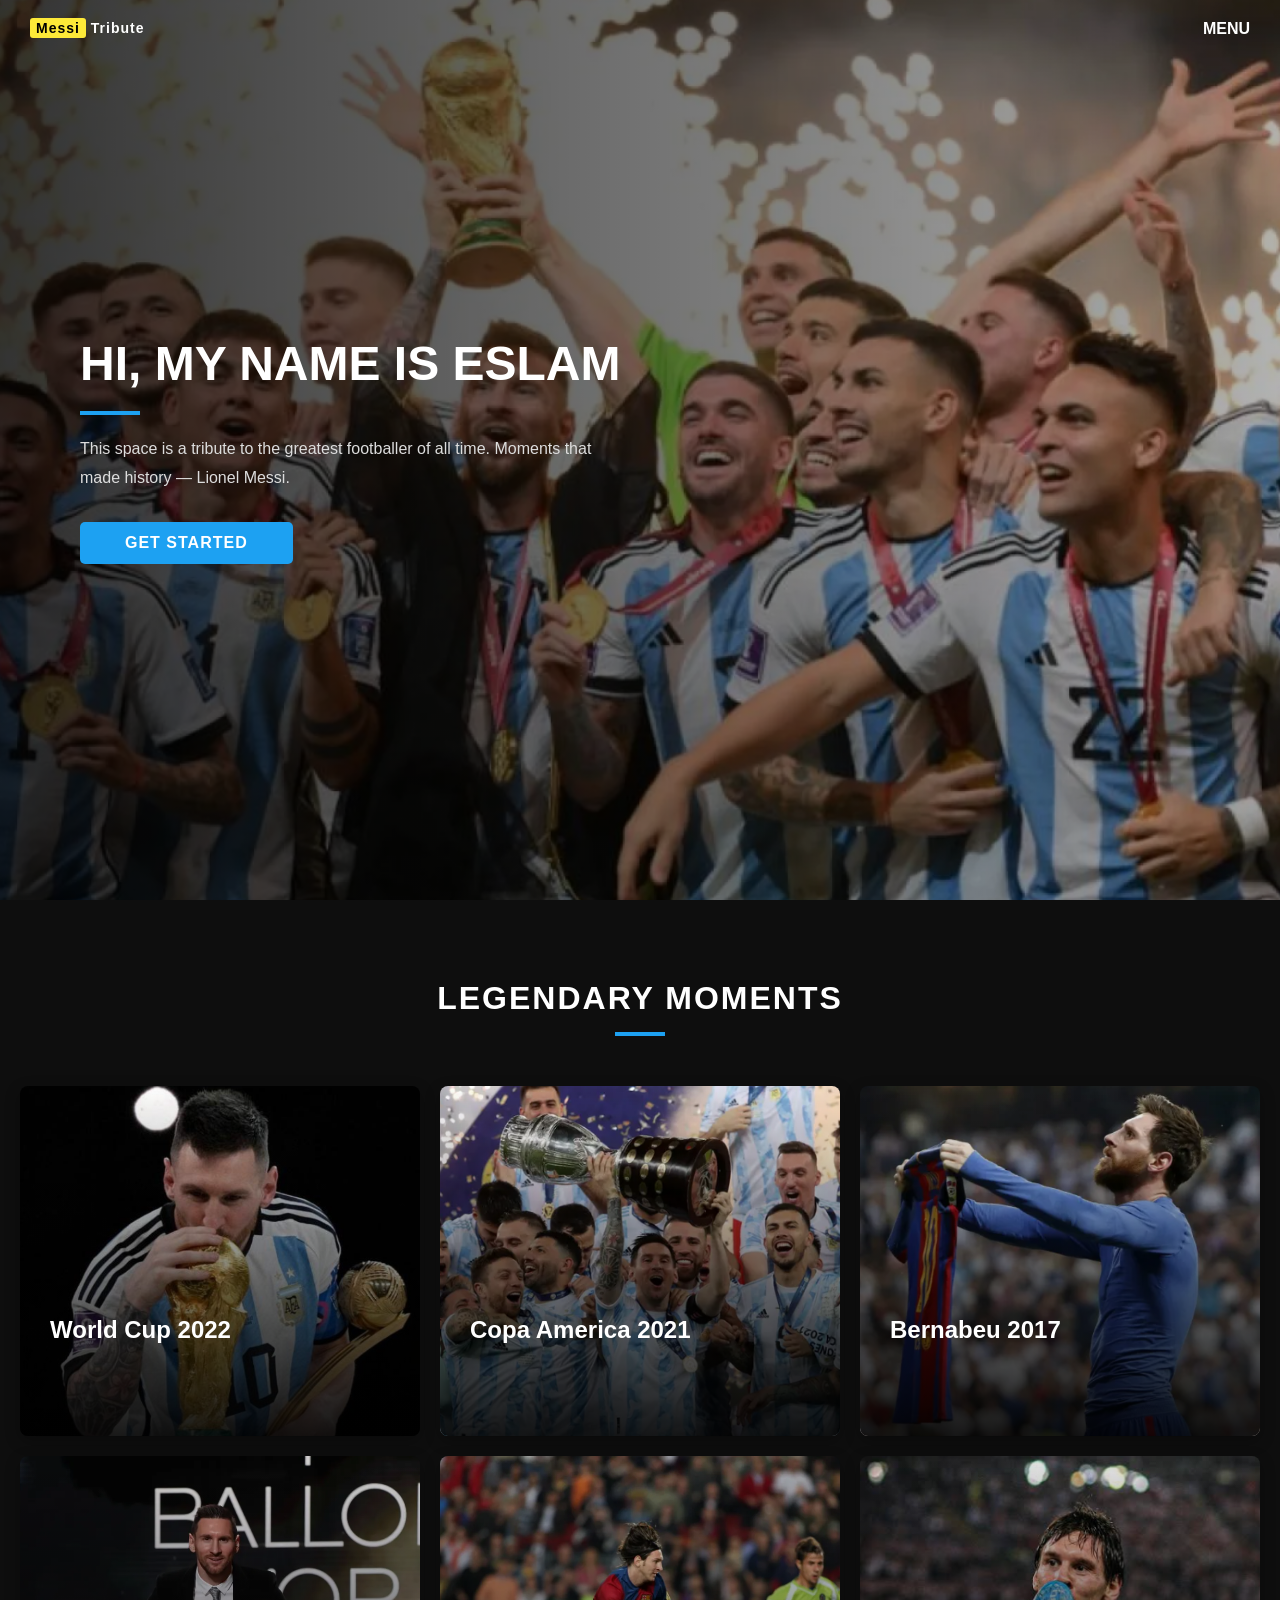
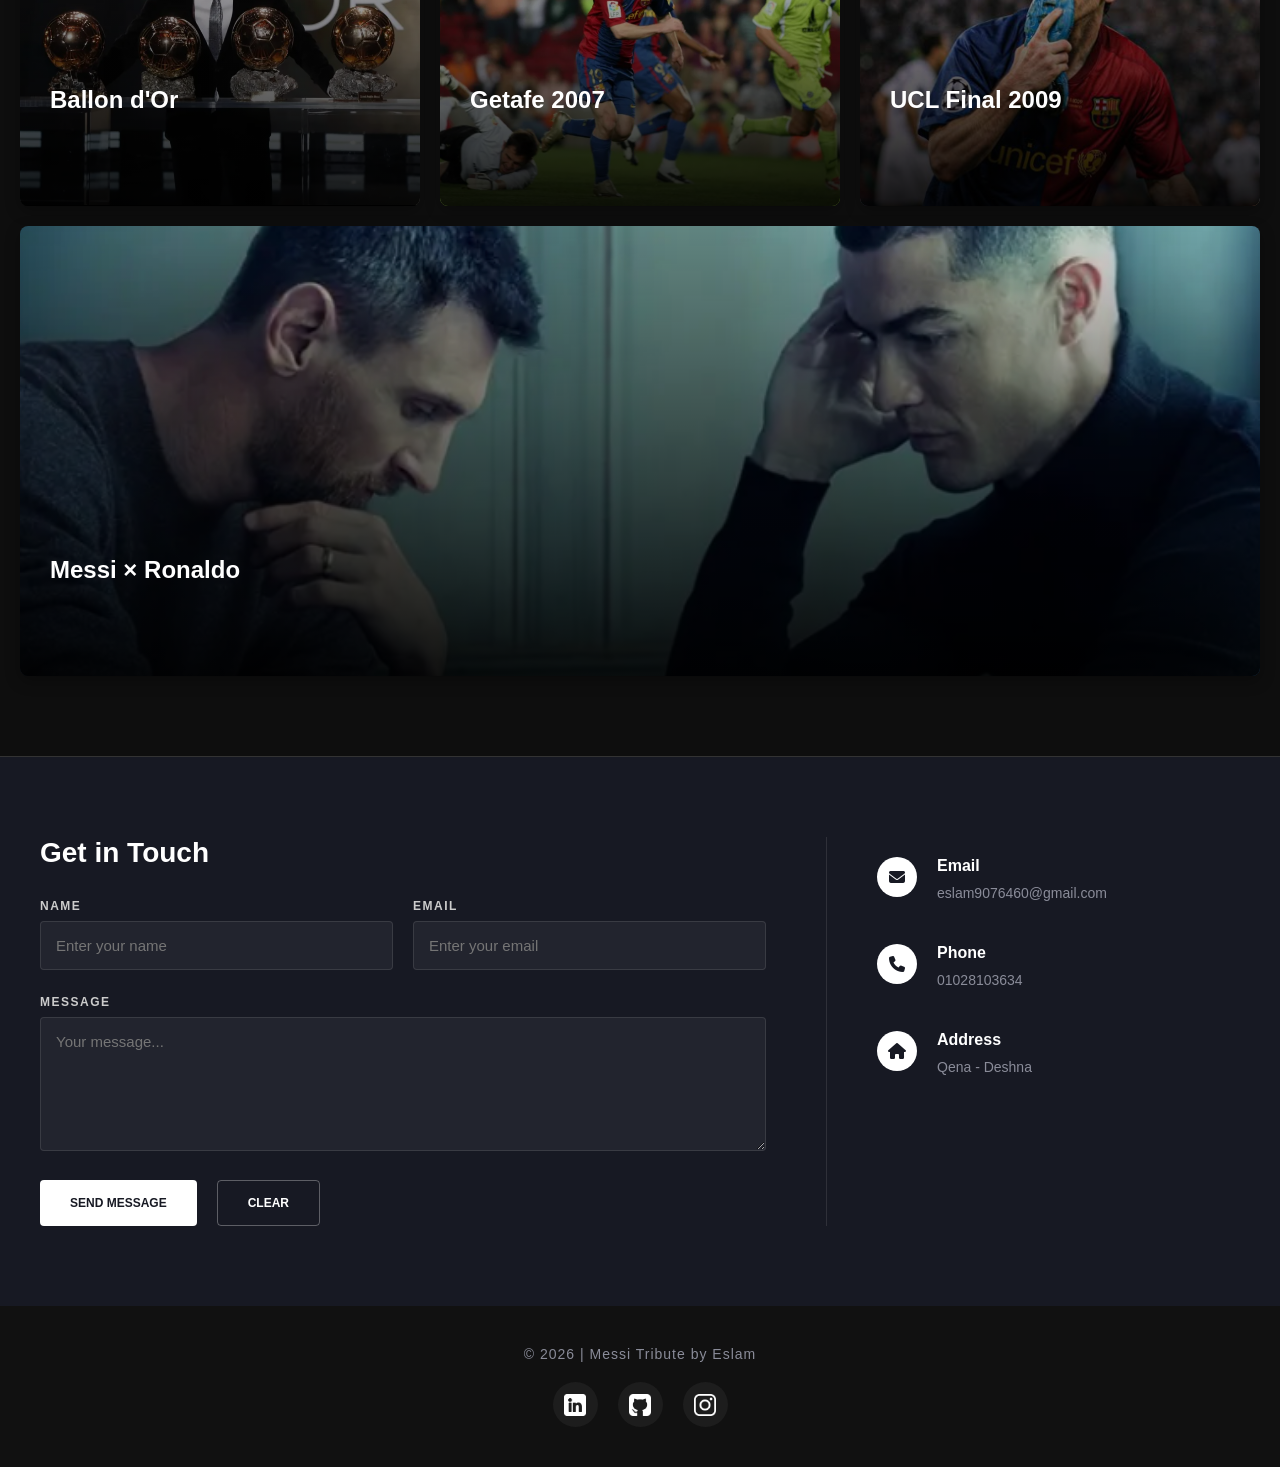
<file: index.html>
<!DOCTYPE html>
<html lang="en">
<head>
    <meta charset="UTF-8">
    <title>Messi Tribute | Eslam</title>
    <meta name="viewport" content="width=device-width, initial-scale=1.0">

    <!-- Icons library -->
    <link rel="stylesheet" href="https://cdnjs.cloudflare.com/ajax/libs/font-awesome/6.4.0/css/all.min.css">

    <!-- Main stylesheet -->
    <link rel="stylesheet" href="style.css">

    <!-- Main JavaScript logic -->
    <script src="script.js" defer></script>
</head>

<body>

<!-- Scroll to top button -->
<button id="scrollToTopBtn" class="scroll-to-top">
    <i class="fa-solid fa-arrow-up"></i>
</button>

<!-- Toast notification -->
<div id="toast" class="toast">
    <i class="fa-solid fa-circle-check"></i>
    <span id="toast-msg">Message sent successfully!</span>
</div>

<!-- Hero section -->
<header class="hero">
    <div class="overlay"></div>

    <!-- Navigation menu anchor -->
    <a href="#gallery" class="menu">MENU</a>

    <!-- Logo -->
    <h2 class="logo"><span>Messi</span> Tribute</h2>

    <div class="home1">
        <div class="hero-content fade-in">

            <!-- Hero intro text -->
            <h1>Hi, My Name Is Eslam</h1>
            <hr>

            <p>
                This space is a tribute to the greatest footballer of all time.  
                Moments that made history — Lionel Messi.
            </p>

            <a href="#gallery" class="btn">GET STARTED</a>
        </div>
    </div>
</header>

<main>

    <!-- Gallery section -->
    <section class="gallery-section" id="gallery">
        <div class="section-title fade-in">
            <h2>Legendary Moments</h2>
            <hr>
        </div>

        <!-- Dynamic gallery injected by JavaScript -->
        <div class="gallery" id="gallery-container">
        </div>
    </section>

    <!-- Contact section -->
    <section class="contact-section" id="contact">
        <div class="contact-container fade-in">

            <!-- Contact form -->
            <form class="contact-form" id="contactForm" novalidate>

                <div class="section-title-small">
                    <h2>Get in Touch</h2>
                </div>

                <div class="row">
                    <div class="input-group">
                        <label for="name">NAME</label>
                        <input type="text" id="name" placeholder="Enter your name">
                        <span class="error-text" id="nameError">Name is required</span>
                    </div>

                    <div class="input-group">
                        <label for="email">EMAIL</label>
                        <input type="email" id="email" placeholder="Enter your email">
                        <span class="error-text" id="emailError">Please enter a valid email</span>
                    </div>
                </div>

                <div class="input-group">
                    <label for="message">MESSAGE</label>
                    <textarea id="message" rows="6" placeholder="Your message..."></textarea>
                    <span class="error-text" id="messageError">Message cannot be empty</span>
                </div>

                <!-- Form actions -->
                <div class="form-actions">
                    <button type="submit" class="btn-submit">SEND MESSAGE</button>
                    <button type="button" class="btn-clear" id="clearFormBtn">CLEAR</button>
                </div>

            </form>

            <!-- Contact information -->
            <div class="contact-info">

                <div class="info-item">
                    <div class="icon"><i class="fa-solid fa-envelope"></i></div>
                    <div class="details">
                        <h4>Email</h4>
                        <p>eslam9076460@gmail.com</p>
                    </div>
                </div>

                <div class="info-item">
                    <div class="icon"><i class="fa-solid fa-phone"></i></div>
                    <div class="details">
                        <h4>Phone</h4>
                        <p>01028103634</p>
                    </div>
                </div>

                <div class="info-item">
                    <div class="icon"><i class="fa-solid fa-house"></i></div>
                    <div class="details">
                        <h4>Address</h4>
                        <p>Qena - Deshna</p>
                    </div>
                </div>

            </div>

        </div>
    </section>

</main>

<!-- Footer -->
<footer class="footer">
    <div class="footer-content">
        <p>© 2026 | Messi Tribute by Eslam</p>

        <!-- Social links -->
        <div class="social-icons">
            <a href="https://www.linkedin.com/in/eslam-yasser-a57435353/" target="_blank" title="LinkedIn">
                <img src="./img/linkedin.png" alt="LinkedIn">
            </a>

            <a href="https://github.com/programmer-eslamyasser" target="_blank" title="GitHub">
                <img src="./img/github-sign.png" alt="GitHub">
            </a>

            <a href="https://www.instagram.com/eslamyasserfawzi/" target="_blank" title="Instagram">
                <img src="./img/instagram.png" alt="Instagram">
            </a>
        </div>
    </div>
</footer>

</body>
</html>
</file>
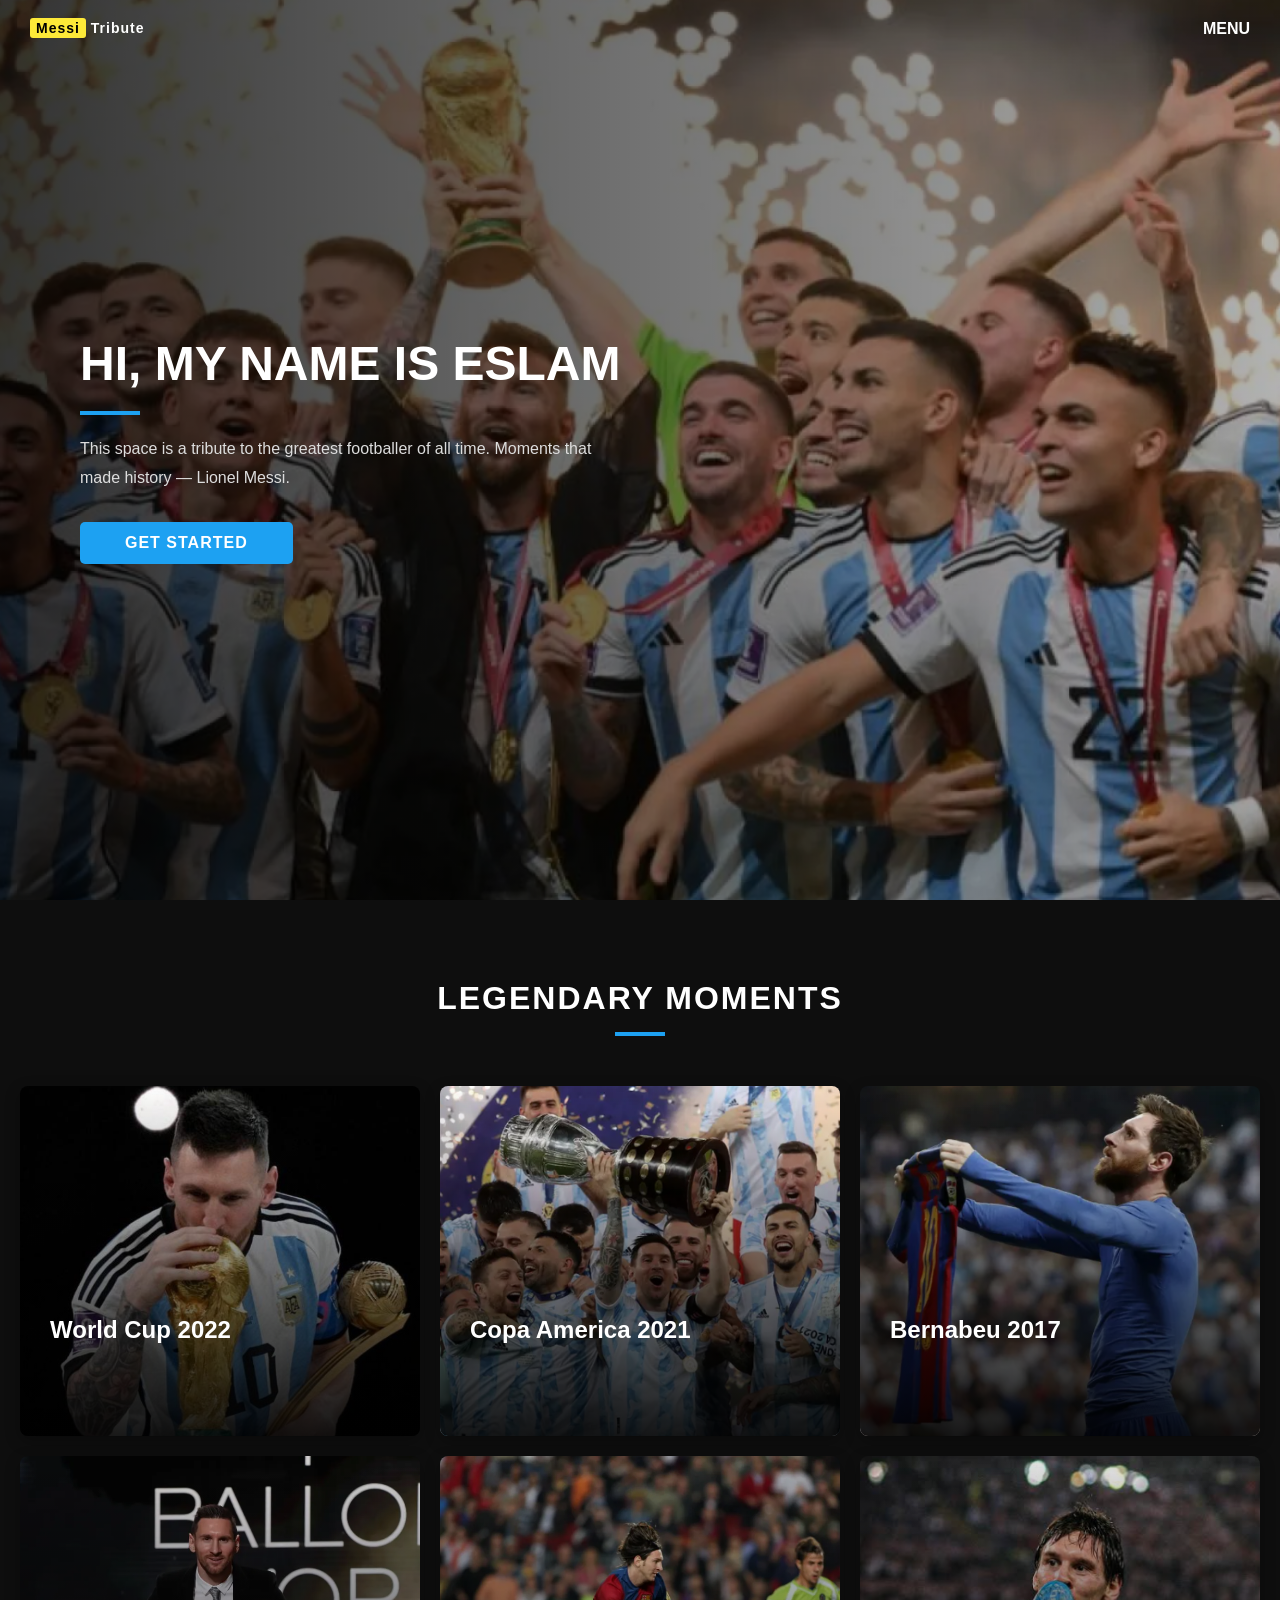
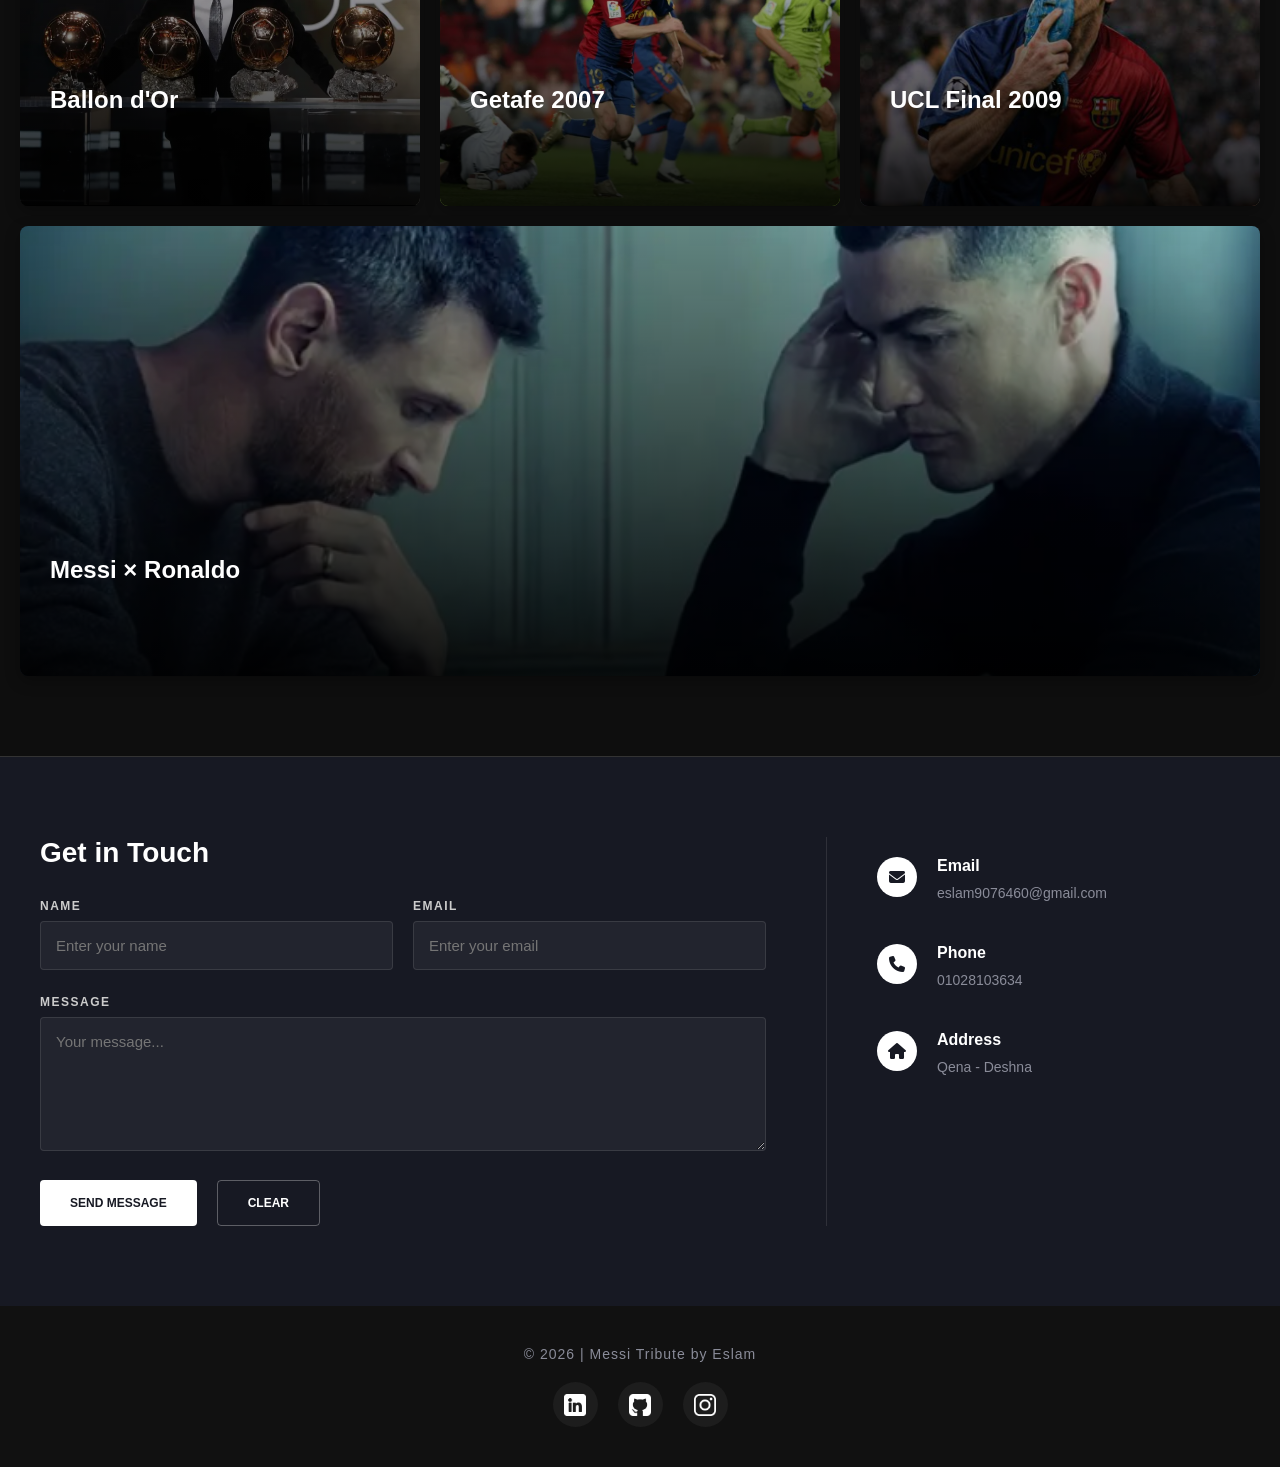
<file: details.html>
<!DOCTYPE html>
<html lang="en">
<head>
    <meta charset="UTF-8">
    <title>Moment Details | Messi Tribute</title>
    <meta name="viewport" content="width=device-width, initial-scale=1.0">

    <link rel="stylesheet" href="https://cdnjs.cloudflare.com/ajax/libs/font-awesome/6.4.0/css/all.min.css">
    <link rel="stylesheet" href="style.css">

    <script src="details.js" defer></script>
</head>

<body>

<!-- Top navigation bar -->
<header class="navbar">
    <h2 class="logo"><span>Messi</span> Tribute</h2>

    <!-- Navigation back to home page -->
    <a href="index.html" class="btn-back-nav">
        <i class="fa-solid fa-arrow-left"></i> Home
    </a>
</header>

<main class="details-page">

    <!-- Dynamic content injected by JavaScript -->
    <div class="details-container fade-in" id="details-container">
    </div>

</main>

<footer class="footer">
    <div class="footer-content">

        <p>© 2026 | Messi Tribute by Eslam</p>
        
        <!-- Social media links -->
        <div class="social-icons">

            <a href="https://www.linkedin.com/in/eslam-yasser-a57435353/" target="_blank" title="LinkedIn">
                <img src="./img/linkedin.png" alt="LinkedIn">
            </a>

            <a href="https://github.com/programmer-eslamyasser" target="_blank" title="GitHub">
                <img src="./img/github-sign.png" alt="GitHub">
            </a>

            <a href="https://www.instagram.com/eslamyasserfawzi/" target="_blank" title="Instagram">
                <img src="./img/instagram.png" alt="Instagram">
            </a>

        </div>
    </div>
</footer>

</body>
</html>
</file>
<file: style.css>
/* ===== CSS Variables & Reset ===== */
:root {
    --primary-color: #1da1f2;
    --primary-hover: #1583c7;
    --bg-main: #0e0e0e;
    --bg-alt: #171923;
    --text-light: #ffffff;
    --text-muted: #8a8c99;
    --error-color: #ff4d4d;
    --success-color: #28a745;
    --card-bg: rgba(255, 255, 255, 0.05);
}

* {
    margin: 0;
    padding: 0;
    box-sizing: border-box;
    font-family: 'Segoe UI', Tahoma, Geneva, Verdana, sans-serif;
}

html { scroll-behavior: smooth; }

body {
    background-color: var(--bg-main);
    color: var(--text-light);
    overflow-x: hidden;
}

/* ===== Animations ===== */
.fade-in {
    opacity: 0;
    transform: translateY(30px);
    transition: opacity 0.8s ease-out, transform 0.8s ease-out;
}

.fade-in.visible {
    opacity: 1;
    transform: translateY(0);
}

/* ===== Global Components ===== */
.btn {
    text-decoration: none;
    color: var(--text-light);
    background: var(--primary-color);
    padding: 12px 45px;
    border-radius: 5px;
    display: inline-block;
    font-weight: bold;
    letter-spacing: 1px;
    transition: background 0.3s, transform 0.2s;
    cursor: pointer;
    border: none;
}

.btn:hover { background: var(--primary-hover); transform: translateY(-2px); }

.logo { font-size: 14px; color: var(--text-light); letter-spacing: 1px; z-index: 10; }
.logo span { background: #fde938; color: black; padding: 2px 6px; border-radius: 3px; }

/* ===== Hero Section ===== */
.hero {
    height: 100vh;
    background-image: url("./img/backgraondMesi_1.png");
    background-size: cover;
    background-position: center;
    background-repeat: no-repeat;
    background-attachment: fixed;
    position: relative;
}

.hero .overlay {
    position: absolute; top: 0; left: 0; width: 100%; height: 100%;
    background: linear-gradient(to right, rgba(0,0,0,0.8) 0%, rgba(0,0,0,0.3) 100%);
}

.hero .logo { position: absolute; top: 20px; left: 30px; }
.hero .menu { position: absolute; top: 20px; right: 30px; color: var(--text-light); text-decoration: none; font-weight: bold; z-index: 10; }

.home1 {
    position: relative; z-index: 2; height: 100%;
    display: flex; align-items: center; padding-left: 80px;
}

.hero-content { max-width: 550px; }
.hero-content h1 { font-size: 48px; margin-bottom: 20px; text-transform: uppercase; }
.hero-content hr { width: 60px; border: 2px solid var(--primary-color); margin-bottom: 20px; }
.hero-content p { font-size: 16px; margin-bottom: 30px; line-height: 1.8; color: #ddd; }

/* ===== Gallery Section ===== */
.gallery-section { padding: 80px 20px; max-width: 1400px; margin: 0 auto; }
.section-title { text-align: center; margin-bottom: 50px; }
.section-title h2 { font-size: 32px; text-transform: uppercase; letter-spacing: 2px; }
.section-title hr { width: 50px; border: 2px solid var(--primary-color); margin: 15px auto; }

.gallery {
    display: grid;
    grid-template-columns: repeat(auto-fit, minmax(350px, 1fr));
    gap: 20px;
}

.gallery-item {
    position: relative; height: 350px; border-radius: 8px; overflow: hidden;
    cursor: pointer; box-shadow: 0 5px 15px rgba(0,0,0,0.3);
}

.gallery-item:nth-child(7) { grid-column: 1 / -1; height: 450px; }
.gallery-item img { width: 100%; height: 100%; object-fit: cover; transition: transform 0.6s ease; }

.gallery-overlay {
    position: absolute; bottom: 0; left: 0; right: 0; height: 100%;
    background: linear-gradient(to top, rgba(0,0,0,0.9), transparent);
    display: flex; flex-direction: column; justify-content: flex-end;
    padding: 30px; transition: background 0.4s ease;
}

.gallery-item:hover img { transform: scale(1.1); }
.gallery-item:hover .gallery-overlay { background: linear-gradient(to top, rgba(0,0,0,0.9) 20%, rgba(0,0,0,0.4)); }

.item-text h3 { font-size: 24px; margin-bottom: 8px; transform: translateY(20px); transition: 0.4s ease; }
.item-text hr { width: 40px; border: 1px solid var(--primary-color); margin-bottom: 10px; opacity: 0; transition: 0.4s ease; }
.item-text p { font-size: 13px; letter-spacing: 1px; color: #ccc; transform: translateY(20px); opacity: 0; transition: 0.4s ease; }

.btn-details {
    margin-top: 15px; background: transparent; border: 1px solid var(--primary-color);
    color: var(--primary-color); padding: 8px 20px; font-size: 12px;
    border-radius: 4px; cursor: pointer; opacity: 0; transform: translateY(20px);
    transition: 0.4s ease, background 0.3s, color 0.3s;
}

.btn-details:hover { background: var(--primary-color); color: #fff; }

.gallery-item:hover .item-text h3,
.gallery-item:hover .item-text p,
.gallery-item:hover .btn-details { transform: translateY(0); opacity: 1; }
.gallery-item:hover .item-text hr { opacity: 1; }

/* ===== Contact Section ===== */
.contact-section { padding: 80px 20px; background-color: var(--bg-alt); border-top: 1px solid #333; }
.contact-container { display: flex; justify-content: space-between; gap: 60px; max-width: 1200px; margin: 0 auto; }
.section-title-small h2 { font-size: 28px; margin-bottom: 30px; color: var(--text-light); }

.contact-form { flex: 2; }
.contact-form .row { display: flex; gap: 20px; }
.input-group { width: 100%; margin-bottom: 25px; position: relative; }
.input-group label { display: block; font-size: 12px; font-weight: bold; letter-spacing: 1.5px; margin-bottom: 8px; color: #ccc; }
.input-group input, .input-group textarea {
    width: 100%; background-color: var(--card-bg); border: 1px solid rgba(255, 255, 255, 0.1);
    border-radius: 4px; padding: 15px; color: white; font-size: 15px; outline: none; transition: 0.3s;
}
.input-group input:focus, .input-group textarea:focus { border-color: var(--primary-color); background-color: rgba(255, 255, 255, 0.08); }

.input-group input.invalid, .input-group textarea.invalid { border-color: var(--error-color); }
.input-group input.valid, .input-group textarea.valid { border-color: var(--success-color); }
.error-text { color: var(--error-color); font-size: 12px; position: absolute; bottom: -18px; left: 0; display: none; }
.input-group.error .error-text { display: block; }

.form-actions { display: flex; gap: 20px; margin-top: 10px; }
.btn-submit { background-color: var(--text-light); color: var(--bg-alt); border: none; padding: 15px 30px; font-size: 12px; font-weight: bold; cursor: pointer; border-radius: 4px; transition: 0.3s; }
.btn-submit:hover { background-color: #dce1eb; }
.btn-clear { background-color: transparent; color: var(--text-light); border: 1px solid rgba(255, 255, 255, 0.3); padding: 15px 30px; font-size: 12px; font-weight: bold; cursor: pointer; border-radius: 4px; transition: 0.3s; }
.btn-clear:hover { border-color: var(--primary-color); color: var(--primary-color); }

.contact-info { flex: 1; border-left: 1px solid rgba(255, 255, 255, 0.1); padding-left: 50px; display: flex; flex-direction: column; gap: 40px; padding-top: 20px; }
.info-item { display: flex; align-items: flex-start; gap: 20px; }
.info-item .icon { background-color: var(--text-light); color: var(--bg-alt); width: 40px; height: 40px; border-radius: 50%; display: flex; align-items: center; justify-content: center; font-size: 16px; flex-shrink: 0; }
.details h4 { font-size: 16px; margin-bottom: 8px; color: white; }
.details p { font-size: 14px; color: var(--text-muted); line-height: 1.5; }

/* ===== Footer & Social Icons ===== */
.footer { text-align: center; padding: 40px 20px; background: #111; color: var(--text-muted); }
.footer-content { display: flex; flex-direction: column; align-items: center; gap: 20px; }
.footer-content p { font-size: 14px; letter-spacing: 1px; }

.social-icons { display: flex; justify-content: center; gap: 20px; }
.social-icons a {
    display: flex; align-items: center; justify-content: center;
    width: 45px; height: 45px; border-radius: 50%;
    background-color: rgba(255, 255, 255, 0.05); transition: all 0.3s ease;
}
.social-icons img { width: 22px; height: 22px; filter: invert(1) brightness(2); transition: transform 0.3s ease; }
.social-icons a:hover { background-color: var(--primary-color); transform: translateY(-5px); box-shadow: 0 5px 15px rgba(29, 161, 242, 0.4); }
.social-icons a:hover img { transform: scale(1.1); filter: invert(1) brightness(10); }

/* ===== Utilities ===== */
.scroll-to-top {
    position: fixed; bottom: 30px; right: 30px; width: 45px; height: 45px;
    background: var(--primary-color); color: white; border: none; border-radius: 50%;
    font-size: 18px; cursor: pointer; opacity: 0; visibility: hidden; transition: 0.3s; z-index: 999; box-shadow: 0 4px 10px rgba(0,0,0,0.3);
}
.scroll-to-top.show { opacity: 1; visibility: visible; }
.scroll-to-top:hover { background: var(--primary-hover); transform: translateY(-3px); }

.toast {
    position: fixed; top: 20px; right: -350px; background: var(--success-color); color: white;
    padding: 15px 25px; border-radius: 5px; font-weight: bold; display: flex; align-items: center; gap: 10px;
    box-shadow: 0 5px 15px rgba(0,0,0,0.2); transition: right 0.4s ease-in-out; z-index: 1000;
}
.toast.show { right: 20px; }

/* ===== Details Page Styles ===== */
.navbar { display: flex; justify-content: space-between; align-items: center; padding: 20px 50px; background: var(--bg-alt); border-bottom: 1px solid #333; }
.btn-back-nav { color: var(--text-light); text-decoration: none; font-weight: bold; transition: 0.3s; }
.btn-back-nav:hover { color: var(--primary-color); }

.details-page { padding: 60px 20px; min-height: calc(100vh - 150px); display: flex; justify-content: center; align-items: center; }
.details-card {
    background: var(--bg-alt); max-width: 1000px; width: 100%;
    border-radius: 12px; overflow: hidden; box-shadow: 0 10px 30px rgba(0,0,0,0.5);
    display: flex; flex-direction: column;
}
.details-img-wrapper { width: 100%; height: 500px; overflow: hidden; }
.details-img-wrapper img { width: 100%; height: 100%; object-fit: cover; }

.details-content { padding: 50px; }
.details-content h1 { font-size: 38px; margin-bottom: 10px; color: var(--primary-color); }
.details-content h3 { font-size: 18px; color: #aaa; margin-bottom: 25px; text-transform: uppercase; letter-spacing: 1px; }
.details-content hr { width: 60px; border: 1px solid #444; margin-bottom: 30px; }

/* تنسيق المقالات الطويلة */
.article-text {
    font-size: 16px;
    line-height: 1.9;
    color: #ddd;
    text-align: justify;
}
.article-text p { margin-bottom: 20px; }
.article-text p:last-child { margin-bottom: 0; }

/* ===== YouTube Button ===== */
.action-buttons {
    margin-top: 40px;
    display: flex;
    justify-content: flex-start;
}

.btn-youtube {
    display: inline-flex;
    align-items: center;
    gap: 12px;
    background-color: #ff0000;
    color: white;
    padding: 15px 30px;
    border-radius: 8px;
    text-decoration: none;
    font-weight: bold;
    font-size: 16px;
    letter-spacing: 1px;
    transition: all 0.3s ease;
    box-shadow: 0 4px 15px rgba(255, 0, 0, 0.3);
}

.btn-youtube i { font-size: 24px; }

.btn-youtube:hover {
    background-color: #cc0000;
    transform: translateY(-3px);
    box-shadow: 0 6px 20px rgba(255, 0, 0, 0.5);
    color: white;
}

/* ===== Responsive (Mobile) ===== */
@media (max-width: 768px) {
    .home1 { padding-left: 30px; }
    .hero-content h1 { font-size: 36px; }
    .gallery-item:nth-child(7) { height: 350px; }
    .contact-container { flex-direction: column; gap: 40px; }
    .contact-form .row { flex-direction: column; gap: 0; }
    .contact-info { border-left: none; padding-left: 0; border-top: 1px solid rgba(255, 255, 255, 0.1); padding-top: 40px; }
    .navbar { padding: 20px; }
    .details-img-wrapper { height: 300px; }
    .details-content { padding: 25px; }
    .details-content h1 { font-size: 28px; }
    .btn-youtube { width: 100%; justify-content: center; }
}
</file>
